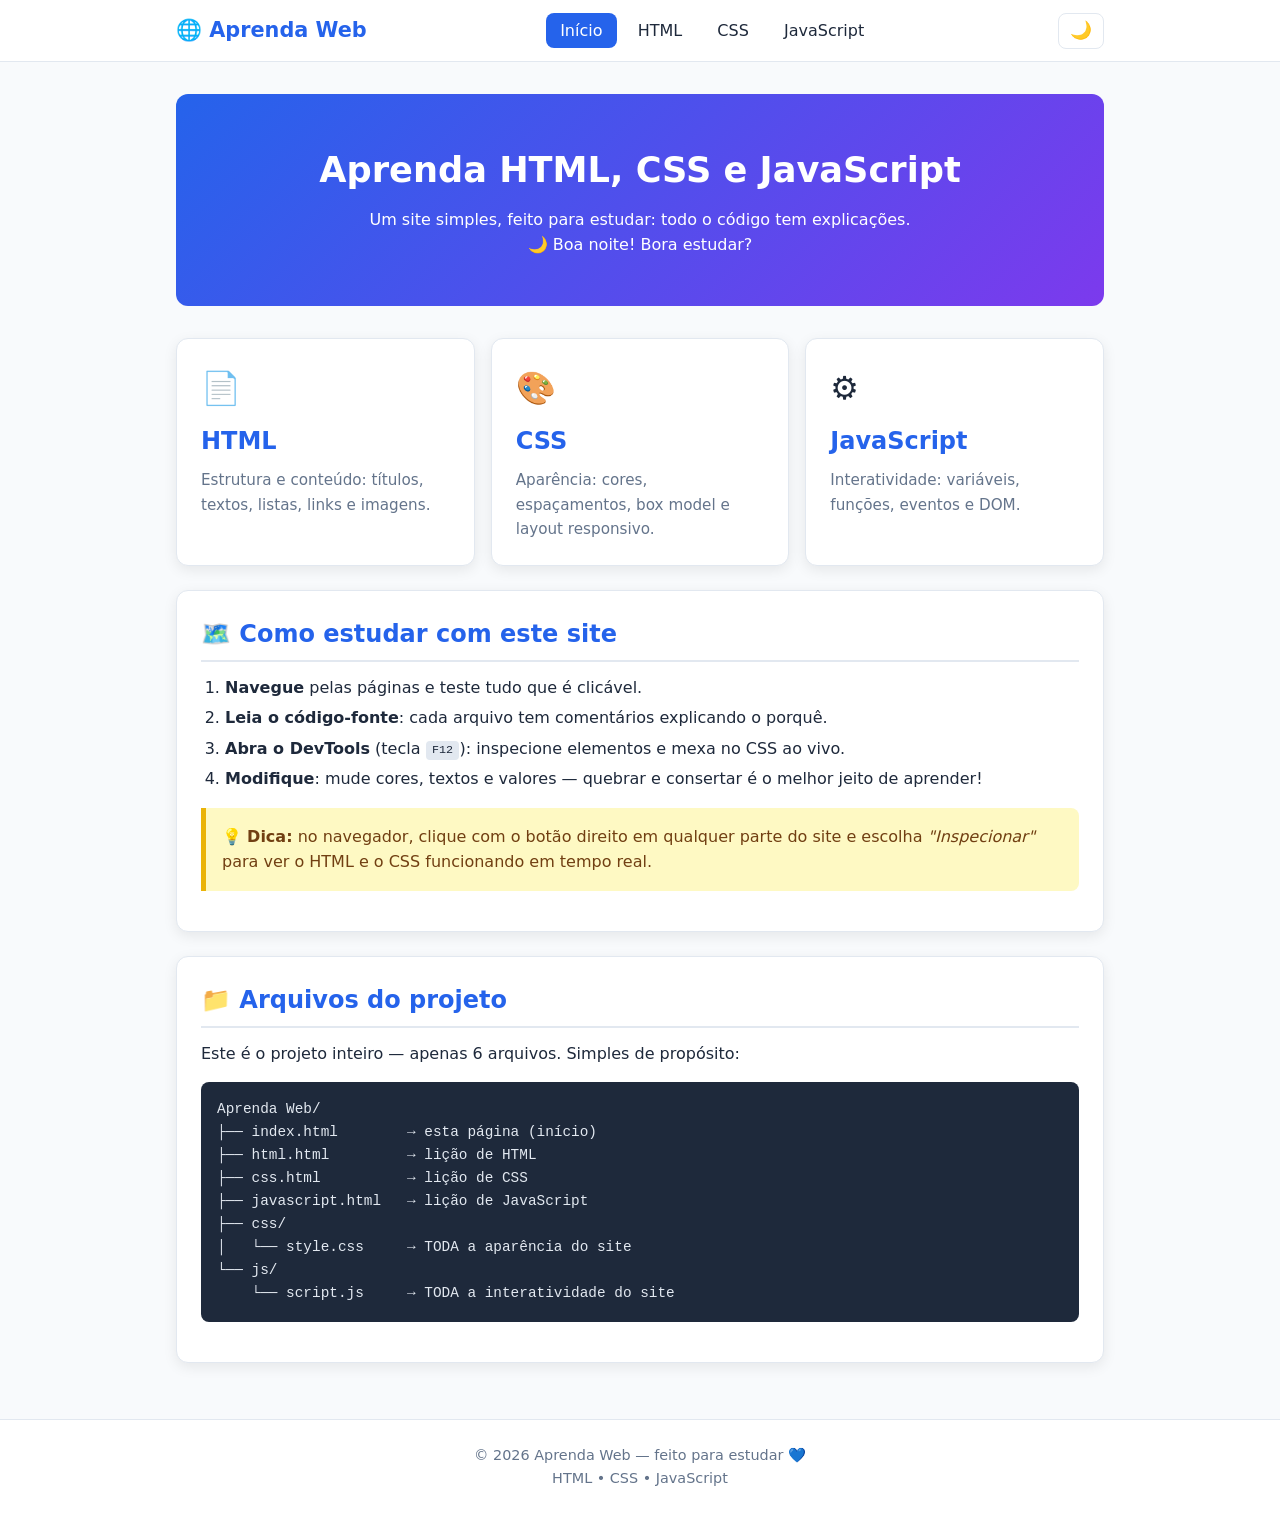
<file: index.html>
<!DOCTYPE html>
<!-- ==========================================================================
  ARQUIVO: index.html (PÁGINA INICIAL)
  ----------------------------------------------------------------------------
  <!DOCTYPE html> = avisa ao navegador: "este documento é HTML5".
  Sem ele, o navegador entra em "modo estranho" e pode exibir coisas errado.

  O QUE É HTML?
  HTML (HyperText Markup Language) é a linguagem que define a ESTRUTURA e o
  CONTEÚDO da página: títulos, textos, links, imagens, botões...

  COMO FUNCIONA UMA TAG?
  <p>Isso é um parágrafo.</p>
   │  │                    │
   │  │                    └─ tag de FECHAMENTO (tem a barra /)
   │  └─ CONTEÚDO (o que aparece na tela)
   └─ tag de ABERTURA (+ atributos, ex: <a href="...">)

  DICA DE ESTUDO: neste projeto, TODAS as linhas importantes têm comentários
  (como este) explicando o PORQUÊ. Leia o código-fonte com calma!
============================================================================ -->

<!-- lang="pt-BR" informa que o conteúdo está em português do Brasil.
     Ajuda leitores de tela, tradutores e o Google. -->
<html lang="pt-BR">

<head>
  <!-- <head> = CABEÇA do documento: informações SOBRE a página (não visíveis).
       <body> (mais abaixo) = CORPO: o que realmente APARECE na tela. -->

  <!-- charset UTF-8 = tabela de caracteres com acentos (ã, ç, é...).
       Sem isso, "informação" poderia aparecer como "informaÃ§Ã£o". -->
  <meta charset="UTF-8">

  <!-- viewport = ESSENCIAL para celular: faz a página usar a largura real
       do aparelho e começar com zoom 1. Sem isso, o site fica "minúsculo". -->
  <meta name="viewport" content="width=device-width, initial-scale=1.0">

  <!-- <title> = texto que aparece na ABA do navegador. -->
  <title>Aprenda Web — HTML, CSS e JavaScript</title>

  <!-- <link> CONECTA o arquivo CSS a esta página.
       rel="stylesheet" = "isto é uma folha de estilos".
       href="..." = CAMINHO do arquivo (pasta css, arquivo style.css). -->
  <link rel="stylesheet" href="css/style.css">
</head>

<body>
  <!-- ======================= CABEÇALHO / MENU ======================= -->
  <!-- <header> = tag SEMÂNTICA (diz o SIGNIFICADO: "isto é o cabeçalho").
       Semântica ajuda: acessibilidade, Google e organização do código. -->
  <header>
    <!-- <nav> = "isto é uma navegação" (menu de links). -->
    <nav class="navegacao">
      <!-- Logo: link que volta para a página inicial. -->
      <a class="logo" href="index.html">🌐 Aprenda Web</a>

      <!-- Botão hambúrguer ☰: visível SÓ no celular (o CSS controla).
           aria-label descreve o botão para leitores de tela (acessibilidade).
           id="botao-menu": o JS usa este id para encontrar o botão. -->
      <button class="botao-menu" id="botao-menu" aria-label="Abrir menu">☰</button>

      <!-- <ul> = lista NÃO ordenada (com bolinhas). Cada <li> é um item.
           O menu é uma lista de links — padrão da web. -->
      <ul class="menu" id="menu">
        <!-- class="ativo" marca a página atual (o CSS destaca ela). -->
        <li><a href="index.html" class="ativo">Início</a></li>
        <li><a href="html.html">HTML</a></li>
        <li><a href="css.html">CSS</a></li>
        <li><a href="javascript.html">JavaScript</a></li>
      </ul>

      <!-- Botão de tema claro/escuro. O JS troca o data-theme do <html>. -->
      <button class="botao-tema" id="botao-tema" aria-label="Alternar tema">🌙</button>
    </nav>
  </header>

  <!-- ======================= CONTEÚDO PRINCIPAL ======================= -->
  <!-- <main> = tag semântica: "aqui vai o conteúdo PRINCIPAL da página".
       Deve existir UM <main> por página. -->
  <main>
    <!-- Seção de boas-vindas (hero). <section> agrupa conteúdo por tema. -->
    <section class="hero">
      <!-- <h1> = título MAIS importante. Deve haver UM por página. -->
      <h1>Aprenda HTML, CSS e JavaScript</h1>
      <!-- <p> = parágrafo de texto. -->
      <p>Um site simples, feito para estudar: todo o código tem explicações.</p>
      <!-- Este <p> começa vazio: o JAVASCRIPT preenche com "Bom dia/tarde/noite"
           conforme a hora. Abra js/script.js e procure por "saudacao". -->
      <p id="saudacao"></p>
    </section>

    <!-- Cartões que levam para cada lição. Cada cartão é um <a> (link)
         estilizado como caixa clicável pelo CSS (.cartao). -->
    <section class="grade">
      <a class="cartao" href="html.html">
        <span class="icone">📄</span>
        <h2>HTML</h2>
        <p>Estrutura e conteúdo: títulos, textos, listas, links e imagens.</p>
      </a>

      <a class="cartao" href="css.html">
        <span class="icone">🎨</span>
        <h2>CSS</h2>
        <p>Aparência: cores, espaçamentos, box model e layout responsivo.</p>
      </a>

      <a class="cartao" href="javascript.html">
        <span class="icone">⚙️</span>
        <h2>JavaScript</h2>
        <p>Interatividade: variáveis, funções, eventos e DOM.</p>
      </a>
    </section>

    <!-- Caixa de conteúdo: roteiro de estudos. -->
    <section class="caixa">
      <h2>🗺️ Como estudar com este site</h2>
      <!-- <ol> = lista ORDENADA (numerada): a ordem dos passos importa. -->
      <ol>
        <li><strong>Navegue</strong> pelas páginas e teste tudo que é clicável.</li>
        <li><strong>Leia o código-fonte</strong>: cada arquivo tem comentários explicando o porquê.</li>
        <li><strong>Abra o DevTools</strong> (tecla <code>F12</code>): inspecione elementos e mexa no CSS ao vivo.</li>
        <li><strong>Modifique</strong>: mude cores, textos e valores — quebrar e consertar é o melhor jeito de aprender!</li>
      </ol>

      <!-- Caixa de dica: .dica tem estilo próprio no CSS (fundo amarelo). -->
      <div class="dica">
        💡 <strong>Dica:</strong> no navegador, clique com o botão direito em qualquer
        parte do site e escolha <em>"Inspecionar"</em> para ver o HTML e o CSS
        funcionando em tempo real.
      </div>
    </section>

    <!-- Organização dos arquivos do projeto, com <pre> preservando o desenho. -->
    <section class="caixa">
      <h2>📁 Arquivos do projeto</h2>
      <p>Este é o projeto inteiro — apenas 6 arquivos. Simples de propósito:</p>
      <!-- <pre> = texto PRÉ-formatado: mantém espaços e quebras de linha. -->
      <pre>Aprenda Web/
├── index.html        → esta página (início)
├── html.html         → lição de HTML
├── css.html          → lição de CSS
├── javascript.html   → lição de JavaScript
├── css/
│   └── style.css     → TODA a aparência do site
└── js/
    └── script.js     → TODA a interatividade do site</pre>
    </section>
  </main>

  <!-- ======================= RODAPÉ ======================= -->
  <!-- <footer> = tag semântica: "isto é o rodapé". -->
  <footer>
    <!-- <span id="ano"> começa vazio: o JS preenche com o ano atual. -->
    <p>© <span id="ano"></span> Aprenda Web — feito para estudar 💙</p>
    <p>HTML • CSS • JavaScript</p>
  </footer>

  <!-- Botão flutuante ↑: escondido no início (CSS), o JS mostra ao rolar. -->
  <button id="voltar-topo" aria-label="Voltar ao topo">↑</button>

  <!-- <script> CONECTA o arquivo JavaScript a esta página.
       src="..." = caminho do arquivo. Fica no FINAL do <body> para que
       todo o HTML acima já exista quando o JS for executado. -->
  <script src="js/script.js"></script>
</body>

</html>
</file>
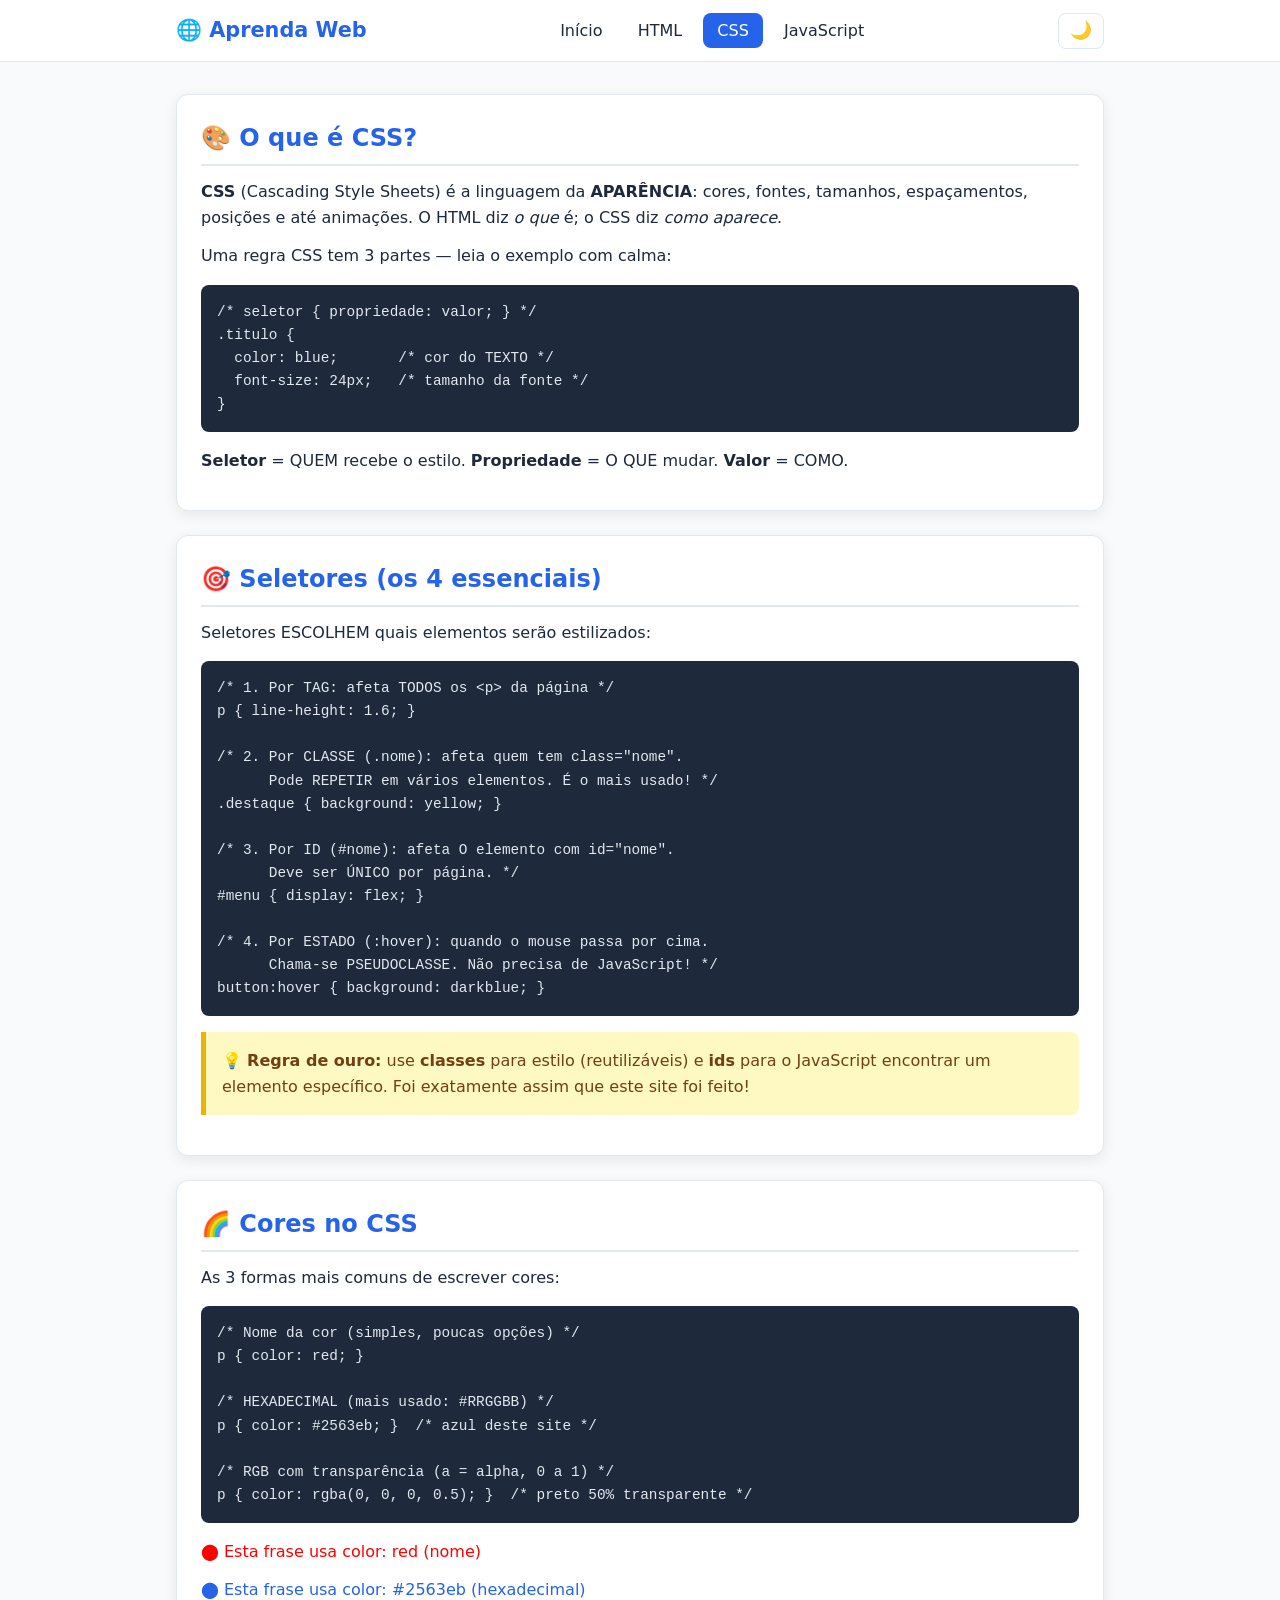
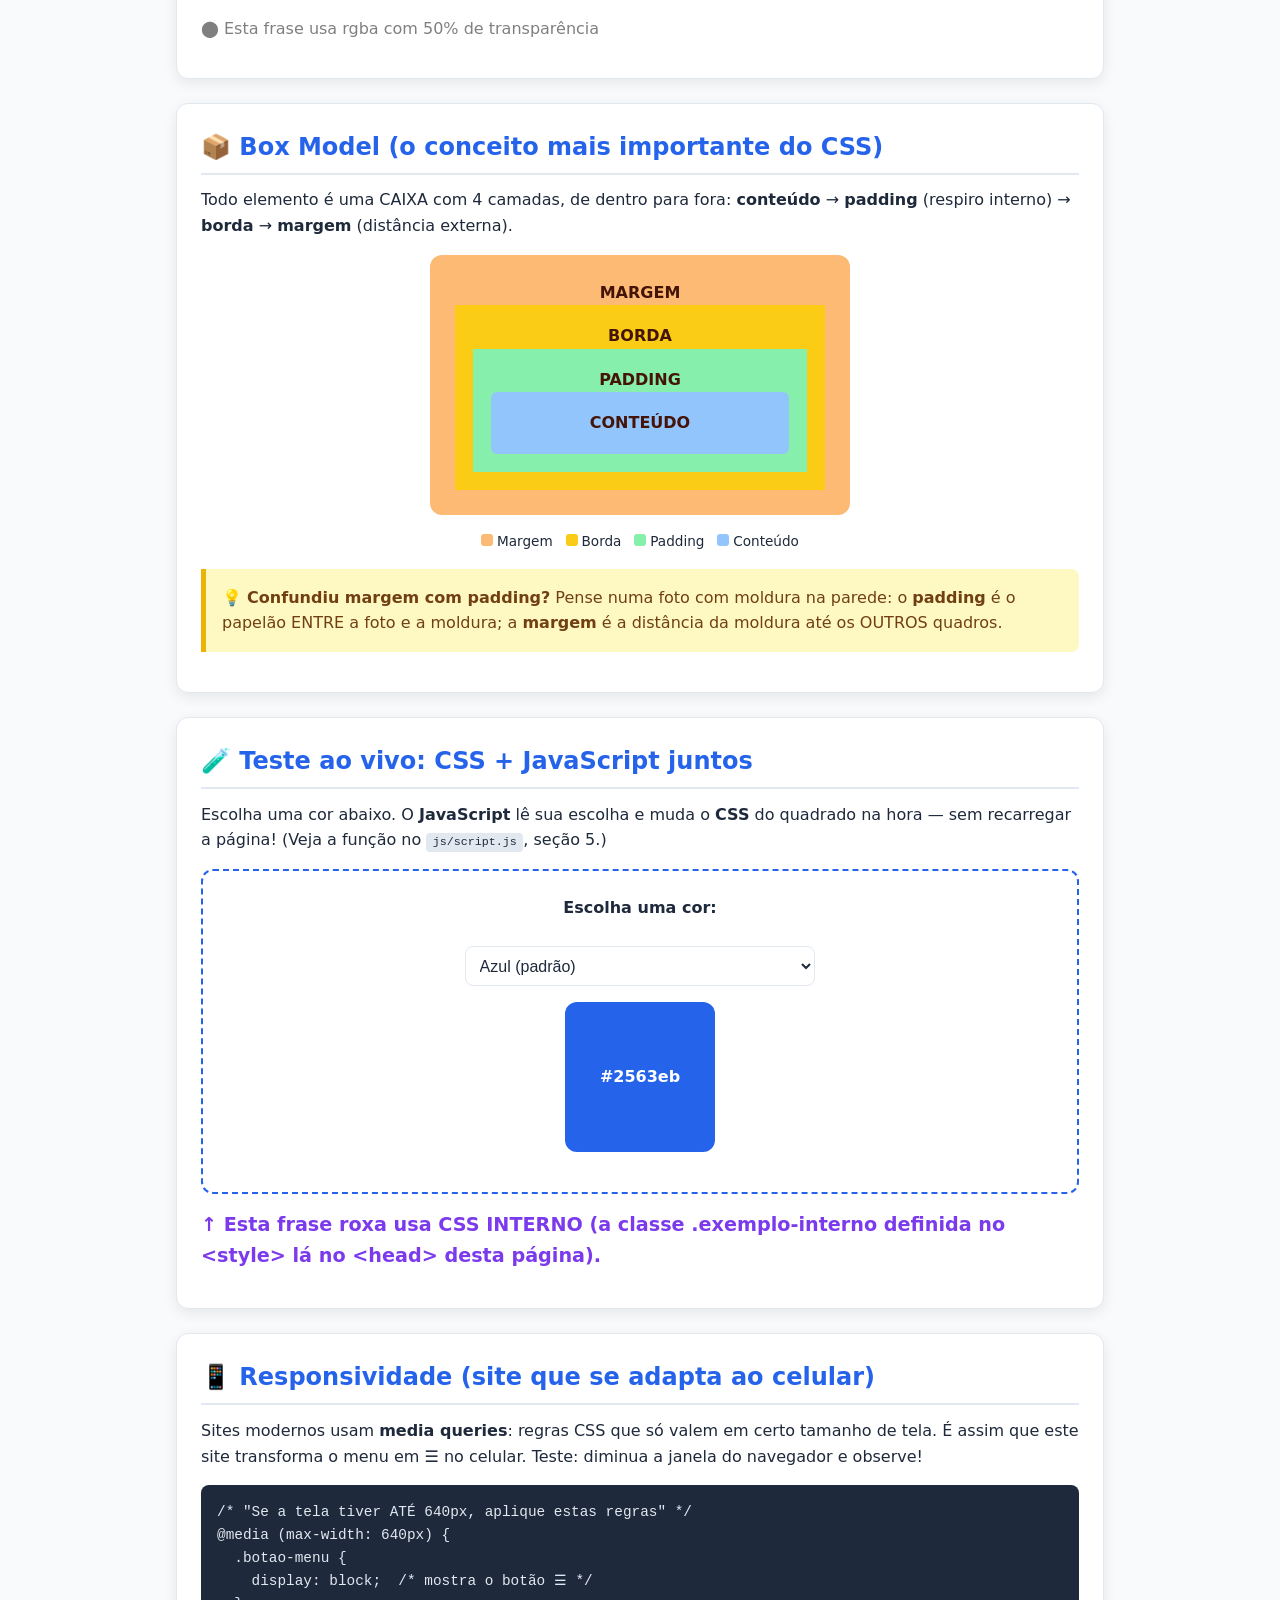
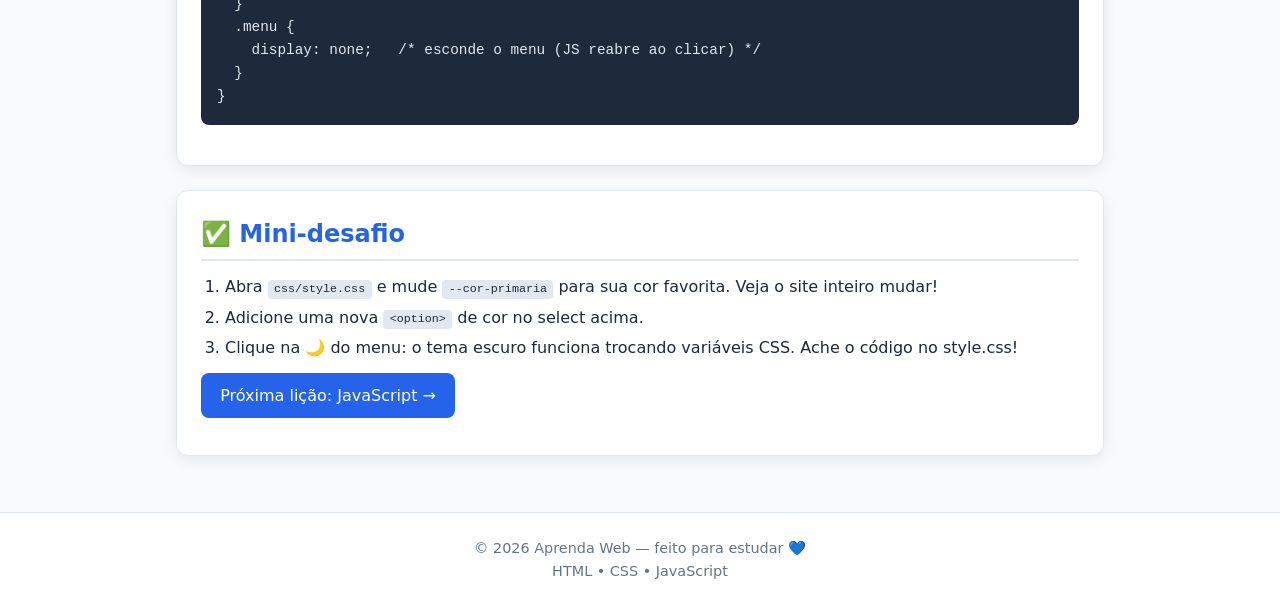
<file: css.html>
<!DOCTYPE html>
<!-- ==========================================================================
  ARQUIVO: css.html (LIÇÃO DE CSS)
  ----------------------------------------------------------------------------
  Esta página ENSINA CSS: o que é, as 3 formas de aplicar, seletores,
  cores, box model e um exemplo interativo (JS + CSS juntos) onde você
  troca a cor de um quadrado. O estilo DESTA página vem de css/style.css —
  abra os dois lado a lado para estudar.
============================================================================ -->
<html lang="pt-BR">

<head>
  <meta charset="UTF-8">
  <meta name="viewport" content="width=device-width, initial-scale=1.0">
  <title>CSS — Aprenda Web</title>
  <link rel="stylesheet" href="css/style.css">

  <!-- ================================================================
    EXEMPLO DE CSS INTERNO (<style> no <head>).
    As 3 FORMAS de aplicar CSS (da MELHOR para a PIOR):
    1. EXTERNO (arquivo .css separado) ← o que este site usa. Reutilizável!
    2. INTERNO (tag <style> aqui no head) ← vale só para ESTA página.
    3. INLINE (atributo style="..." na tag) ← vale só para AQUELE elemento.
    Regra: prefira sempre o EXTERNO. Os outros são para casos especiais.
  ================================================================== -->
  <style>
    /* Esta classe existe SÓ nesta página, por isso ficou no CSS interno.
       Ela estiliza o exemplo de "texto estilizado" mais abaixo. */
    .exemplo-interno {
      color: #7c3aed;          /* roxo */
      font-weight: bold;       /* negrito */
      font-size: 1.2rem;       /* 1.2x o tamanho padrão (rem = relativo) */
    }
  </style>
</head>

<body>
  <header>
    <nav class="navegacao">
      <a class="logo" href="index.html">🌐 Aprenda Web</a>
      <button class="botao-menu" id="botao-menu" aria-label="Abrir menu">☰</button>
      <ul class="menu" id="menu">
        <li><a href="index.html">Início</a></li>
        <li><a href="html.html">HTML</a></li>
        <li><a href="css.html" class="ativo">CSS</a></li>
        <li><a href="javascript.html">JavaScript</a></li>
      </ul>
      <button class="botao-tema" id="botao-tema" aria-label="Alternar tema">🌙</button>
    </nav>
  </header>

  <main>
    <section class="caixa">
      <h2>🎨 O que é CSS?</h2>
      <p>
        <strong>CSS</strong> (Cascading Style Sheets) é a linguagem da
        <strong>APARÊNCIA</strong>: cores, fontes, tamanhos, espaçamentos,
        posições e até animações. O HTML diz <em>o que</em> é; o CSS diz
        <em>como aparece</em>.
      </p>
      <p>Uma regra CSS tem 3 partes — leia o exemplo com calma:</p>
      <pre>/* seletor { propriedade: valor; } */
.titulo {
  color: blue;       /* cor do TEXTO */
  font-size: 24px;   /* tamanho da fonte */
}</pre>
      <p>
        <strong>Seletor</strong> = QUEM recebe o estilo.
        <strong>Propriedade</strong> = O QUE mudar. <strong>Valor</strong> = COMO.
      </p>
    </section>

    <section class="caixa">
      <h2>🎯 Seletores (os 4 essenciais)</h2>
      <p>Seletores ESCOLHEM quais elementos serão estilizados:</p>
      <pre>/* 1. Por TAG: afeta TODOS os &lt;p&gt; da página */
p { line-height: 1.6; }

/* 2. Por CLASSE (.nome): afeta quem tem class="nome".
      Pode REPETIR em vários elementos. É o mais usado! */
.destaque { background: yellow; }

/* 3. Por ID (#nome): afeta O elemento com id="nome".
      Deve ser ÚNICO por página. */
#menu { display: flex; }

/* 4. Por ESTADO (:hover): quando o mouse passa por cima.
      Chama-se PSEUDOCLASSE. Não precisa de JavaScript! */
button:hover { background: darkblue; }</pre>
      <div class="dica">
        💡 <strong>Regra de ouro:</strong> use <strong>classes</strong> para estilo
        (reutilizáveis) e <strong>ids</strong> para o JavaScript encontrar um
        elemento específico. Foi exatamente assim que este site foi feito!
      </div>
    </section>

    <section class="caixa">
      <h2>🌈 Cores no CSS</h2>
      <p>As 3 formas mais comuns de escrever cores:</p>
      <pre>/* Nome da cor (simples, poucas opções) */
p { color: red; }

/* HEXADECIMAL (mais usado: #RRGGBB) */
p { color: #2563eb; }  /* azul deste site */

/* RGB com transparência (a = alpha, 0 a 1) */
p { color: rgba(0, 0, 0, 0.5); }  /* preto 50% transparente */</pre>
      <!-- Amostras AO VIVO das 3 formas de cor -->
      <p style="color: red;">⬤ Esta frase usa color: red (nome)</p>
      <p style="color: #2563eb;">⬤ Esta frase usa color: #2563eb (hexadecimal)</p>
      <p style="color: rgba(0, 0, 0, 0.5);">⬤ Esta frase usa rgba com 50% de transparência</p>
      <!-- ^^ EXEMPLOS DE CSS INLINE (style="..."): usados aqui de propósito
           para demonstrar. Em site real, prefira o arquivo externo! -->
    </section>

    <section class="caixa">
      <h2>📦 Box Model (o conceito mais importante do CSS)</h2>
      <p>
        Todo elemento é uma CAIXA com 4 camadas, de dentro para fora:
        <strong>conteúdo</strong> → <strong>padding</strong> (respiro interno) →
        <strong>borda</strong> → <strong>margem</strong> (distância externa).
      </p>
      <!-- Demonstração VISUAL: cada div é uma camada com cor diferente.
           As classes .box-model-* estão definidas no css/style.css -->
      <div class="box-model-demo">
        MARGEM
        <div class="box-model-borda">
          BORDA
          <div class="box-model-padding">
            PADDING
            <div class="box-model-conteudo">CONTEÚDO</div>
          </div>
        </div>
      </div>
      <div class="legenda">
        <span class="cor-margem">Margem</span>
        <span class="cor-borda">Borda</span>
        <span class="cor-padding">Padding</span>
        <span class="cor-conteudo">Conteúdo</span>
      </div>
      <div class="dica">
        💡 <strong>Confundiu margem com padding?</strong> Pense numa foto com moldura
        na parede: o <strong>padding</strong> é o papelão ENTRE a foto e a moldura;
        a <strong>margem</strong> é a distância da moldura até os OUTROS quadros.
      </div>
    </section>

    <section class="caixa">
      <h2>🧪 Teste ao vivo: CSS + JavaScript juntos</h2>
      <p>
        Escolha uma cor abaixo. O <strong>JavaScript</strong> lê sua escolha e muda
        o <strong>CSS</strong> do quadrado na hora — sem recarregar a página!
        (Veja a função no <code>js/script.js</code>, seção 5.)
      </p>
      <!-- .demo = área de playground (borda tracejada). -->
      <div class="demo">
        <!-- <label> descreve o campo (acessibilidade: clique no texto foca o campo).
             for="seletor-cor" LIGA o label ao select com id="seletor-cor". -->
        <label for="seletor-cor"><strong>Escolha uma cor:</strong></label>
        <br><br>
        <!-- <select> = menu suspenso. Cada <option> é uma escolha.
             value="..." = valor que o JS vai ler (o código da cor). -->
        <select id="seletor-cor">
          <option value="#2563eb">Azul (padrão)</option>
          <option value="#dc2626">Vermelho</option>
          <option value="#16a34a">Verde</option>
          <option value="#eab308">Amarelo</option>
          <option value="#7c3aed">Roxo</option>
        </select>
        <!-- O quadrado que muda de cor. Começa mostrando o azul padrão. -->
        <div id="quadrado-cor">#2563eb</div>
      </div>
      <p class="exemplo-interno">
        ↑ Esta frase roxa usa CSS INTERNO (a classe .exemplo-interno definida no
        &lt;style&gt; lá no &lt;head&gt; desta página).
      </p>
    </section>

    <section class="caixa">
      <h2>📱 Responsividade (site que se adapta ao celular)</h2>
      <p>
        Sites modernos usam <strong>media queries</strong>: regras CSS que só valem
        em certo tamanho de tela. É assim que este site transforma o menu em ☰
        no celular. Teste: diminua a janela do navegador e observe!
      </p>
      <pre>/* "Se a tela tiver ATÉ 640px, aplique estas regras" */
@media (max-width: 640px) {
  .botao-menu {
    display: block;  /* mostra o botão ☰ */
  }
  .menu {
    display: none;   /* esconde o menu (JS reabre ao clicar) */
  }
}</pre>
    </section>

    <section class="caixa">
      <h2>✅ Mini-desafio</h2>
      <ol>
        <li>Abra <code>css/style.css</code> e mude <code>--cor-primaria</code> para sua cor favorita. Veja o site inteiro mudar!</li>
        <li>Adicione uma nova <code>&lt;option&gt;</code> de cor no select acima.</li>
        <li>Clique na 🌙 do menu: o tema escuro funciona trocando variáveis CSS. Ache o código no style.css!</li>
      </ol>
      <p><a class="botao" href="javascript.html">Próxima lição: JavaScript →</a></p>
    </section>
  </main>

  <footer>
    <p>© <span id="ano"></span> Aprenda Web — feito para estudar 💙</p>
    <p>HTML • CSS • JavaScript</p>
  </footer>

  <button id="voltar-topo" aria-label="Voltar ao topo">↑</button>
  <script src="js/script.js"></script>
</body>

</html>
</file>
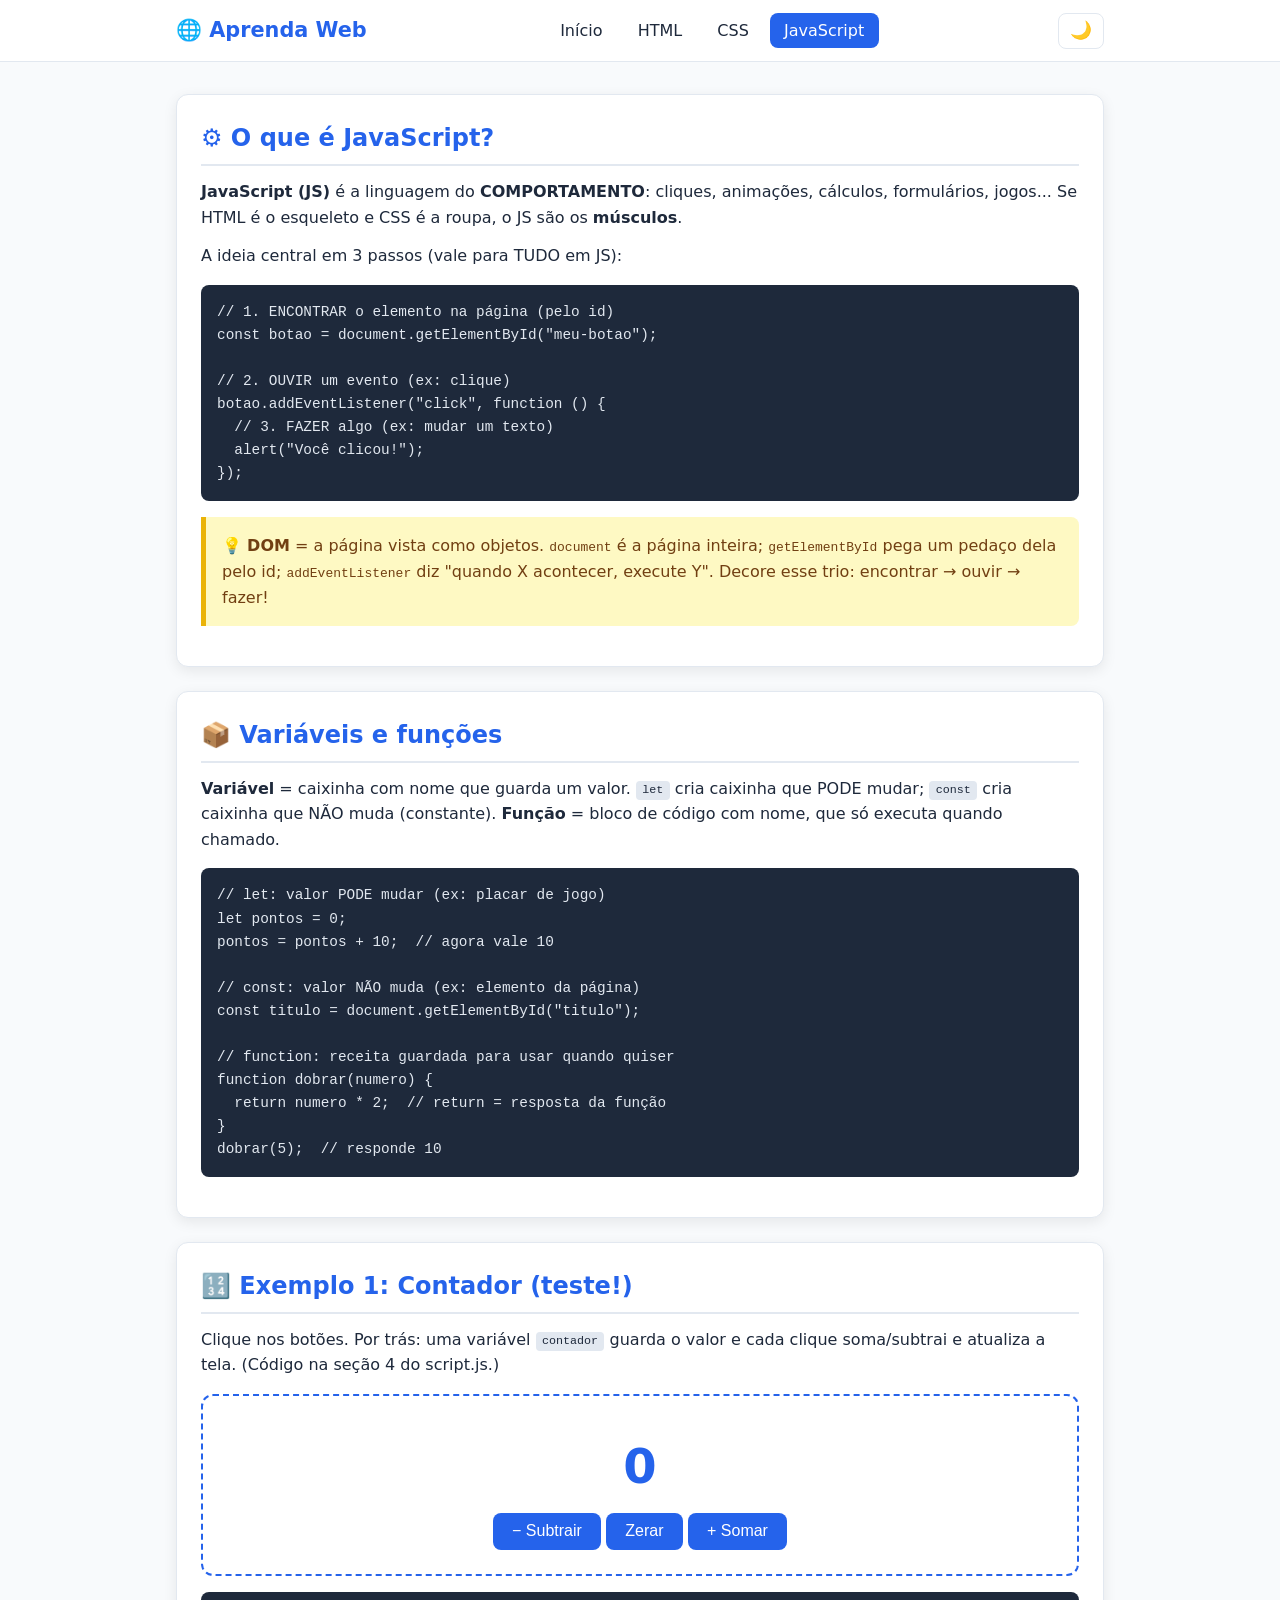
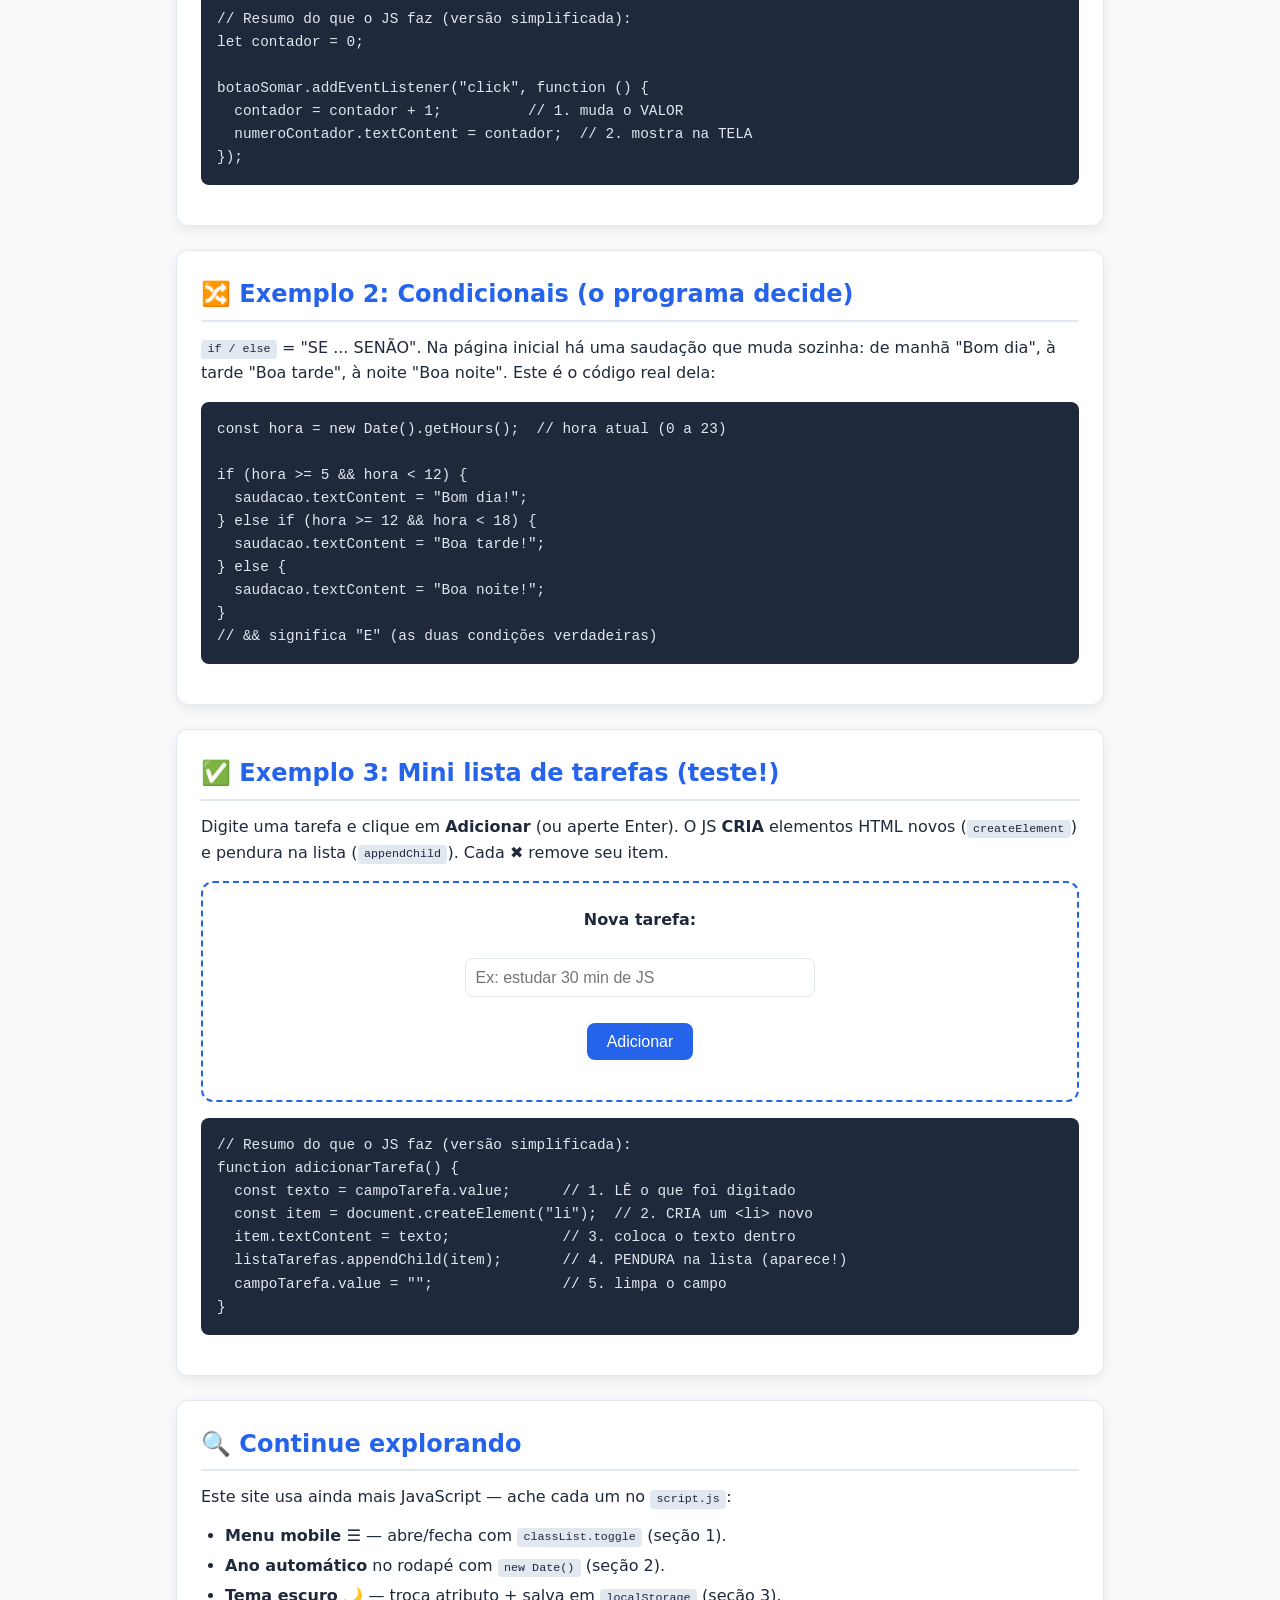
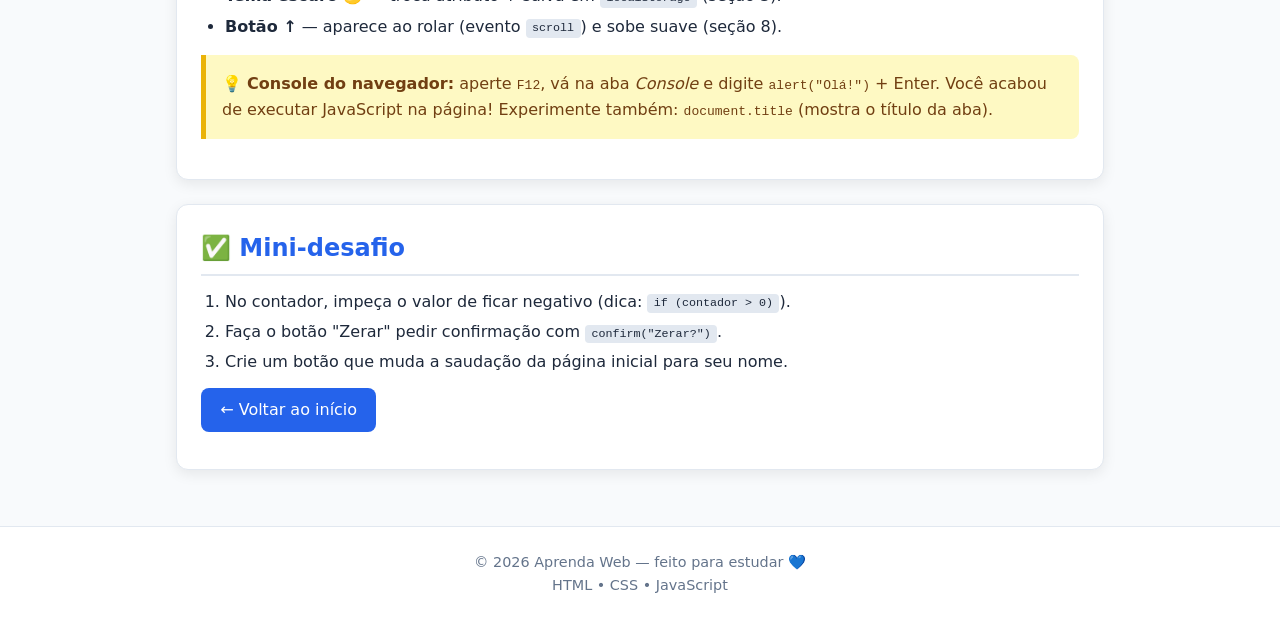
<file: javascript.html>
<!DOCTYPE html>
<!-- ==========================================================================
  ARQUIVO: javascript.html (LIÇÃO DE JAVASCRIPT)
  ----------------------------------------------------------------------------
  Esta página ENSINA JavaScript com exemplos INTERATIVOS de verdade: contador,
  mensagem que muda, lista de tarefas. Tudo funcionando — e todo o código está
  comentado em js/script.js. Dica: abra o DevTools (F12) → aba "Console" para
  ver mensagens e testar comandos JS ao vivo na página!
============================================================================ -->
<html lang="pt-BR">

<head>
  <meta charset="UTF-8">
  <meta name="viewport" content="width=device-width, initial-scale=1.0">
  <title>JavaScript — Aprenda Web</title>
  <link rel="stylesheet" href="css/style.css">
</head>

<body>
  <header>
    <nav class="navegacao">
      <a class="logo" href="index.html">🌐 Aprenda Web</a>
      <button class="botao-menu" id="botao-menu" aria-label="Abrir menu">☰</button>
      <ul class="menu" id="menu">
        <li><a href="index.html">Início</a></li>
        <li><a href="html.html">HTML</a></li>
        <li><a href="css.html">CSS</a></li>
        <li><a href="javascript.html" class="ativo">JavaScript</a></li>
      </ul>
      <button class="botao-tema" id="botao-tema" aria-label="Alternar tema">🌙</button>
    </nav>
  </header>

  <main>
    <section class="caixa">
      <h2>⚙️ O que é JavaScript?</h2>
      <p>
        <strong>JavaScript (JS)</strong> é a linguagem do <strong>COMPORTAMENTO</strong>:
        cliques, animações, cálculos, formulários, jogos... Se HTML é o esqueleto e
        CSS é a roupa, o JS são os <strong>músculos</strong>.
      </p>
      <p>A ideia central em 3 passos (vale para TUDO em JS):</p>
      <pre>// 1. ENCONTRAR o elemento na página (pelo id)
const botao = document.getElementById("meu-botao");

// 2. OUVIR um evento (ex: clique)
botao.addEventListener("click", function () {
  // 3. FAZER algo (ex: mudar um texto)
  alert("Você clicou!");
});</pre>
      <div class="dica">
        💡 <strong>DOM</strong> = a página vista como objetos. <code>document</code> é a
        página inteira; <code>getElementById</code> pega um pedaço dela pelo id;
        <code>addEventListener</code> diz "quando X acontecer, execute Y".
        Decore esse trio: encontrar → ouvir → fazer!
      </div>
    </section>

    <section class="caixa">
      <h2>📦 Variáveis e funções</h2>
      <p>
        <strong>Variável</strong> = caixinha com nome que guarda um valor.
        <code>let</code> cria caixinha que PODE mudar; <code>const</code> cria
        caixinha que NÃO muda (constante). <strong>Função</strong> = bloco de código
        com nome, que só executa quando chamado.
      </p>
      <pre>// let: valor PODE mudar (ex: placar de jogo)
let pontos = 0;
pontos = pontos + 10;  // agora vale 10

// const: valor NÃO muda (ex: elemento da página)
const titulo = document.getElementById("titulo");

// function: receita guardada para usar quando quiser
function dobrar(numero) {
  return numero * 2;  // return = resposta da função
}
dobrar(5);  // responde 10</pre>
    </section>

    <section class="caixa">
      <h2>🔢 Exemplo 1: Contador (teste!)</h2>
      <p>
        Clique nos botões. Por trás: uma variável <code>contador</code> guarda o valor
        e cada clique soma/subtrai e atualiza a tela. (Código na seção 4 do script.js.)
      </p>
      <div class="demo">
        <!-- O número exibido. O JS troca o textContent deste span. -->
        <span id="numero-contador">0</span>
        <div>
          <button id="botao-subtrair" type="button">− Subtrair</button>
          <button id="botao-zerar" type="button">Zerar</button>
          <button id="botao-somar" type="button">+ Somar</button>
        </div>
      </div>
      <pre>// Resumo do que o JS faz (versão simplificada):
let contador = 0;

botaoSomar.addEventListener("click", function () {
  contador = contador + 1;          // 1. muda o VALOR
  numeroContador.textContent = contador;  // 2. mostra na TELA
});</pre>
    </section>

    <section class="caixa">
      <h2>🔀 Exemplo 2: Condicionais (o programa decide)</h2>
      <p>
        <code>if / else</code> = "SE ... SENÃO". Na página inicial há uma saudação que
        muda sozinha: de manhã "Bom dia", à tarde "Boa tarde", à noite "Boa noite".
        Este é o código real dela:
      </p>
      <pre>const hora = new Date().getHours();  // hora atual (0 a 23)

if (hora &gt;= 5 &amp;&amp; hora &lt; 12) {
  saudacao.textContent = "Bom dia!";
} else if (hora &gt;= 12 &amp;&amp; hora &lt; 18) {
  saudacao.textContent = "Boa tarde!";
} else {
  saudacao.textContent = "Boa noite!";
}
// &amp;&amp; significa "E" (as duas condições verdadeiras)</pre>
      <!-- ^^ ATENÇÃO: dentro do <pre> escrevemos &gt; &lt; &amp; para mostrar
           os símbolos >, < e & sem quebrar o HTML (entidades HTML!). -->
    </section>

    <section class="caixa">
      <h2>✅ Exemplo 3: Mini lista de tarefas (teste!)</h2>
      <p>
        Digite uma tarefa e clique em <strong>Adicionar</strong> (ou aperte Enter).
        O JS <strong>CRIA</strong> elementos HTML novos (<code>createElement</code>) e
        pendura na lista (<code>appendChild</code>). Cada ✖ remove seu item.
      </p>
      <div class="demo">
        <!-- Campo de texto + botão. O label ajuda acessibilidade. -->
        <label for="campo-tarefa"><strong>Nova tarefa:</strong></label><br><br>
        <input type="text" id="campo-tarefa" placeholder="Ex: estudar 30 min de JS">
        <br><br>
        <button id="botao-adicionar" type="button">Adicionar</button>
        <!-- A lista começa VAZIA: o JS adiciona <li> aqui via appendChild -->
        <ul id="lista-tarefas"></ul>
      </div>
      <pre>// Resumo do que o JS faz (versão simplificada):
function adicionarTarefa() {
  const texto = campoTarefa.value;      // 1. LÊ o que foi digitado
  const item = document.createElement("li");  // 2. CRIA um &lt;li&gt; novo
  item.textContent = texto;             // 3. coloca o texto dentro
  listaTarefas.appendChild(item);       // 4. PENDURA na lista (aparece!)
  campoTarefa.value = "";               // 5. limpa o campo
}</pre>
    </section>

    <section class="caixa">
      <h2>🔍 Continue explorando</h2>
      <p>Este site usa ainda mais JavaScript — ache cada um no <code>script.js</code>:</p>
      <ul>
        <li><strong>Menu mobile ☰</strong> — abre/fecha com <code>classList.toggle</code> (seção 1).</li>
        <li><strong>Ano automático</strong> no rodapé com <code>new Date()</code> (seção 2).</li>
        <li><strong>Tema escuro 🌙</strong> — troca atributo + salva em <code>localStorage</code> (seção 3).</li>
        <li><strong>Botão ↑</strong> — aparece ao rolar (evento <code>scroll</code>) e sobe suave (seção 8).</li>
      </ul>
      <div class="dica">
        💡 <strong>Console do navegador:</strong> aperte <code>F12</code>, vá na aba
        <em>Console</em> e digite <code>alert("Olá!")</code> + Enter. Você acabou de
        executar JavaScript na página! Experimente também:
        <code>document.title</code> (mostra o título da aba).
      </div>
    </section>

    <section class="caixa">
      <h2>✅ Mini-desafio</h2>
      <ol>
        <li>No contador, impeça o valor de ficar negativo (dica: <code>if (contador &gt; 0)</code>).</li>
        <li>Faça o botão "Zerar" pedir confirmação com <code>confirm("Zerar?")</code>.</li>
        <li>Crie um botão que muda a saudação da página inicial para seu nome.</li>
      </ol>
      <p><a class="botao" href="index.html">← Voltar ao início</a></p>
    </section>
  </main>

  <footer>
    <p>© <span id="ano"></span> Aprenda Web — feito para estudar 💙</p>
    <p>HTML • CSS • JavaScript</p>
  </footer>

  <button id="voltar-topo" aria-label="Voltar ao topo">↑</button>
  <script src="js/script.js"></script>
</body>

</html>
</file>
<file: css/style.css>
/* ============================================================================
   ARQUIVO: css/style.css
   ----------------------------------------------------------------------------
   O QUE É ESTE ARQUIVO?
   É a folha de estilos (CSS) do site. O CSS serve para dizer COMO as coisas
   devem APARECER: cores, tamanhos, espaçamentos, posição na tela etc.

   COMO ELE SE CONECTA COM O HTML?
   Cada página HTML tem, dentro do <head>, esta linha:
       <link rel="stylesheet" href="css/style.css">
   Ela diz ao navegador: "baixe esse arquivo e use as regras dele nesta página".

   POR QUE UM ARQUIVO SEPARADO (e não estilo dentro do HTML)?
   1. Reutilização: as 4 páginas usam o MESMO arquivo. Mudou aqui, mudou em tudo.
   2. Organização: HTML cuida do CONTEÚDO, CSS cuida da APARÊNCIA.
   3. Performance: o navegador baixa o CSS uma vez e reaproveita nas páginas.

   COMO LER UMA REGRA CSS?
   Exemplo:
       p { color: blue; }
       │   └────┬─────┘
       │     declaração (propriedade: valor;)
       └ seletor (QUEM recebe o estilo)
   ========================================================================== */

/* ----------------------------------------------------------------------------
   1. VARIÁVEIS CSS (:root)
   ----------------------------------------------------------------------------
   :root representa o elemento <html>, ou seja, a raiz do documento.
   Variáveis guardam valores reutilizáveis. Em vez de repetir "#2563eb"
   em 20 lugares, criamos --cor-primaria uma vez e usamos com var(...).

   Vantagem: para trocar a cor do site inteiro, basta mudar AQUI.
---------------------------------------------------------------------------- */
:root {
  --cor-primaria: #2563eb;      /* azul principal (botões, links, destaques) */
  --cor-primaria-escura: #1d4ed8; /* azul mais escuro (efeito hover do botão) */
  --cor-fundo: #f8fafc;         /* cinza bem claro do fundo da página */
  --cor-cartao: #ffffff;        /* branco dos cartões/caixas de conteúdo */
  --cor-texto: #1e293b;         /* cinza-azulado escuro (texto: bom contraste) */
  --cor-texto-suave: #64748b;   /* cinza médio (textos secundários) */
  --cor-borda: #e2e8f0;         /* cinza claro das bordas */
  --cor-codigo-fundo: #1e293b;  /* fundo escuro dos blocos de código */
  --cor-codigo-texto: #e2e8f0;  /* texto claro dentro do bloco de código */
  --raio: 12px;                 /* arredondamento padrão das bordas */
  --sombra: 0 4px 14px rgba(0, 0, 0, 0.08); /* sombra suave dos cartões */
}

/* ----------------------------------------------------------------------------
   2. TEMA ESCURO (modo dark)
   ----------------------------------------------------------------------------
   Quando o JavaScript adiciona data-theme="dark" na tag <html>, estas regras
   SOBRESCREVEM as variáveis acima. Como o site inteiro usa var(...), o tema
   inteiro muda de uma vez. Isso se chama "troca de tema com variáveis".
---------------------------------------------------------------------------- */
html[data-theme="dark"] {
  --cor-fundo: #0f172a;         /* fundo vira azul-marinho bem escuro */
  --cor-cartao: #1e293b;        /* cartões viram cinza-azulado escuro */
  --cor-texto: #f1f5f9;         /* texto vira quase branco (contraste) */
  --cor-texto-suave: #94a3b8;   /* cinza claro para textos secundários */
  --cor-borda: #334155;         /* bordas mais escuras */
  --sombra: 0 4px 14px rgba(0, 0, 0, 0.4); /* sombra mais forte no escuro */
}

/* ----------------------------------------------------------------------------
   3. RESET BÁSICO (* = seletor universal)
   ----------------------------------------------------------------------------
   O * seleciona TODOS os elementos. Navegadores aplicam margens/paddings
   padrão diferentes; zerar tudo garante que o site comece igual em todos.
   box-sizing: border-box faz o padding e a borda NÃO aumentarem o tamanho
   total do elemento (largura 200px continua 200px). Facilita muito o layout.
---------------------------------------------------------------------------- */
* {
  margin: 0;
  padding: 0;
  box-sizing: border-box;
}

/* ----------------------------------------------------------------------------
   4. ESTILOS BASE DO CORPO DA PÁGINA
   ----------------------------------------------------------------------------
   body é o seletor do corpo visível da página. Definimos fonte, cores e
   line-height (altura da linha) para o texto ficar confortável de ler.
   font-family lista fontes de reserva: se o sistema não tiver a 1ª, usa a 2ª...
---------------------------------------------------------------------------- */
body {
  font-family: "Segoe UI", system-ui, -apple-system, Arial, sans-serif;
  background-color: var(--cor-fundo); /* usa a variável (muda com o tema!) */
  color: var(--cor-texto);
  line-height: 1.6; /* 1.6 = espaçamento de 160% entre linhas (boa leitura) */

  /* Flexbox em coluna com altura mínima de 100% da tela: truque para o
     rodapé (footer) ficar sempre grudado no fim, mesmo em páginas curtas. */
  display: flex;
  flex-direction: column;
  min-height: 100vh; /* vh = "viewport height": 100vh = 100% da altura da tela */
}

/* O conteúdo principal cresce para ocupar o espaço livre (empurra o footer
   para baixo). flex: 1 significa "cresça o máximo que puder". */
main {
  flex: 1;
  width: 100%;
  max-width: 960px;      /* limita a largura para leitura confortável */
  margin: 0 auto;        /* auto nas laterais = centraliza o bloco */
  padding: 2rem 1rem;    /* respiro interno: 2rem cima/baixo, 1rem lados */
}

/* ----------------------------------------------------------------------------
   5. CABEÇALHO E MENU DE NAVEGAÇÃO
   ----------------------------------------------------------------------------
   header = topo do site. position: sticky faz ele "grudar" no topo quando
   o usuário rola a página (sempre visível). top: 0 diz ONDE ele gruda.
---------------------------------------------------------------------------- */
header {
  background-color: var(--cor-cartao);
  border-bottom: 1px solid var(--cor-borda);
  position: sticky;
  top: 0;
  z-index: 100; /* z-index alto = fica POR CIMA de outros elementos ao rolar */
}

/* .navegacao é uma CLASSE (começa com ponto). Classes podem se repetir em
   vários elementos, diferente do id (que é único por página). */
.navegacao {
  max-width: 960px;
  margin: 0 auto;
  padding: 0.8rem 1rem;
  display: flex;              /* Flexbox: coloca logo e menu lado a lado */
  align-items: center;        /* alinha verticalmente ao centro */
  justify-content: space-between; /* joga logo p/ esquerda e menu p/ direita */
  gap: 1rem;                  /* espaço mínimo entre os itens */
}

/* Logo do site (link estilizado como texto em destaque) */
.logo {
  font-weight: 800;
  font-size: 1.3rem;
  color: var(--cor-primaria);
  text-decoration: none; /* remove o sublinhado padrão dos links */
}

/* Lista de links do menu: sem bolinhas, em linha, com espaçamento */
.menu {
  list-style: none; /* remove as bolinhas da <ul> */
  display: flex;
  gap: 0.4rem;
}

/* Links do menu */
.menu a {
  color: var(--cor-texto);
  text-decoration: none;
  padding: 0.5rem 0.9rem;
  border-radius: 8px; /* cantos arredondados ao passar o mouse */
  transition: background-color 0.2s; /* anima a mudança de cor (suave) */
}

/* :hover = "quando o mouse passa por cima". É uma PSEUDOCLASSE:
   estiliza um ESTADO do elemento, sem precisar de JavaScript. */
.menu a:hover {
  background-color: var(--cor-borda);
}

/* Página atual: o link recebe a classe "ativo" no HTML para destacar
   onde o visitante está. */
.menu a.ativo {
  background-color: var(--cor-primaria);
  color: #ffffff;
}

/* ---- Botão "hambúrguer" (só aparece no celular) ----
   display: none esconde no computador. Numa media query abaixo
   (telas pequenas) ele volta a aparecer. */
.botao-menu {
  display: none;
  font-size: 1.6rem;
  background: none;
  border: none;
  cursor: pointer; /* mãozinha no cursor = indica que é clicável */
  color: var(--cor-texto);
}

/* Botão de trocar tema (sol/lua) */
.botao-tema {
  background: none;
  border: 1px solid var(--cor-borda);
  border-radius: 8px;
  padding: 0.4rem 0.7rem;
  font-size: 1.1rem;
  cursor: pointer;
}

/* ----------------------------------------------------------------------------
   6. SEÇÃO DE APRESENTAÇÃO (hero) DA PÁGINA INICIAL
   ----------------------------------------------------------------------------
   .hero é o bloco grande de boas-vindas. text-align: center centraliza
   o texto. O degradê (linear-gradient) mistura duas cores em diagonal.
---------------------------------------------------------------------------- */
.hero {
  text-align: center;
  padding: 3rem 1.5rem;
  background: linear-gradient(135deg, var(--cor-primaria), #7c3aed);
  color: #ffffff;
  border-radius: var(--raio);
  margin-bottom: 2rem;
}

.hero h1 {
  font-size: 2.2rem;
  margin-bottom: 0.5rem;
}

/* ----------------------------------------------------------------------------
   7. CARTÕES (cards) — grade de links das lições
   ----------------------------------------------------------------------------
   .grade usa CSS GRID: cria colunas automáticas. repeat(auto-fit, minmax(...))
   significa: "crie quantas colunas couberem, cada uma com no mínimo 220px".
   Resultado: no PC ficam 3 lado a lado; no celular empilham sozinhos.
   É layout responsivo SEM media query!
---------------------------------------------------------------------------- */
.grade {
  display: grid;
  grid-template-columns: repeat(auto-fit, minmax(220px, 1fr));
  gap: 1rem;
  margin: 1.5rem 0;
}

/* Cada cartão é um <a> (link) estilizado como caixa clicável */
.cartao {
  background-color: var(--cor-cartao);
  border: 1px solid var(--cor-borda);
  border-radius: var(--raio);
  padding: 1.5rem;
  text-decoration: none;
  color: var(--cor-texto);
  box-shadow: var(--sombra);
  /* transition com transform: anima o "levantar" do cartão no hover */
  transition: transform 0.2s, border-color 0.2s;
}

.cartao:hover {
  transform: translateY(-4px); /* sobe 4px = efeito de flutuação */
  border-color: var(--cor-primaria);
}

.cartao .icone {
  font-size: 2rem; /* emojis funcionam como ícones simples */
}

.cartao h2, .cartao h3 {
  margin: 0.5rem 0;
  color: var(--cor-primaria);
}

.cartao p {
  color: var(--cor-texto-suave);
  font-size: 0.95rem;
}

/* ----------------------------------------------------------------------------
   8. CAIXAS DE CONTEÚDO DAS LIÇÕES
   ----------------------------------------------------------------------------
   .caixa envolve cada tópico. .dica é a caixa colorida de "atenção/dica".
   border-left grossa colorida = padrão visual de "nota importante".
---------------------------------------------------------------------------- */
.caixa {
  background-color: var(--cor-cartao);
  border: 1px solid var(--cor-borda);
  border-radius: var(--raio);
  padding: 1.5rem;
  margin-bottom: 1.5rem;
  box-shadow: var(--sombra);
}

.caixa h2 {
  color: var(--cor-primaria);
  margin-bottom: 0.8rem;
  padding-bottom: 0.4rem;
  border-bottom: 2px solid var(--cor-borda); /* linha abaixo do título */
}

.caixa h3 {
  margin: 1.2rem 0 0.5rem;
}

.caixa p, .caixa ul, .caixa ol {
  margin-bottom: 0.8rem;
}

.caixa ul, .caixa ol {
  padding-left: 1.5rem; /* devolve o recuo da lista (o reset zerou) */
}

.caixa li {
  margin-bottom: 0.3rem;
}

.dica {
  background-color: #fef9c3; /* amarelo claro = chama atenção */
  border-left: 5px solid #eab308;
  padding: 1rem;
  border-radius: 0 8px 8px 0;
  margin: 1rem 0;
  color: #713f12; /* marrom escuro: legível sobre o amarelo */
}

/* No tema escuro, a dica precisa de cores adaptadas (contraste) */
html[data-theme="dark"] .dica {
  background-color: #422006;
  color: #fde68a;
  border-left-color: #f59e0b;
}

/* ----------------------------------------------------------------------------
   9. BLOCOS DE CÓDIGO (<pre><code>)
   ----------------------------------------------------------------------------
   <pre> = "preformatted": preserva espaços e quebras de linha exatamente
   como escritos. overflow-x: auto cria rolagem horizontal se o código for
   mais largo que a tela (não quebra o layout no celular).
---------------------------------------------------------------------------- */
pre {
  background-color: var(--cor-codigo-fundo);
  color: var(--cor-codigo-texto);
  padding: 1rem;
  border-radius: 8px;
  overflow-x: auto; /* rolagem lateral só quando necessário */
  margin: 1rem 0;
  font-size: 0.9rem;
}

/* code DENTRO de um parágrafo (código curto no meio do texto) */
p code, li code {
  background-color: var(--cor-borda);
  padding: 0.15rem 0.4rem;
  border-radius: 4px;
  font-size: 0.9em; /* em = relativo ao tamanho da fonte do elemento pai */
}

/* ----------------------------------------------------------------------------
   10. BOTÕES E FORMULÁRIOS
   ----------------------------------------------------------------------------
   Estilo padrão dos botões do site + :hover (mouse em cima) e
   :active (enquanto está sendo clicado, dá sensação de "apertar").
---------------------------------------------------------------------------- */
button, .botao {
  background-color: var(--cor-primaria);
  color: #ffffff;
  border: none;
  border-radius: 8px;
  padding: 0.6rem 1.2rem;
  font-size: 1rem;
  cursor: pointer;
  transition: background-color 0.2s, transform 0.1s;
  text-decoration: none;
  display: inline-block; /* permite padding/largura em links-botão */
}

button:hover, .botao:hover {
  background-color: var(--cor-primaria-escura);
}

button:active, .botao:active {
  transform: scale(0.97); /* encolhe 3% = sensação de clique */
}

/* Campos de texto e selects */
input[type="text"], select {
  padding: 0.6rem;
  border: 1px solid var(--cor-borda);
  border-radius: 8px;
  font-size: 1rem;
  background-color: var(--cor-cartao);
  color: var(--cor-texto);
  width: 100%;
  max-width: 350px;
}

/* :focus = quando o campo está selecionado (clicado). O outline colorido
   mostra ONDE o usuário está digitando (importante p/ acessibilidade). */
input[type="text"]:focus, select:focus {
  outline: 2px solid var(--cor-primaria);
  border-color: var(--cor-primaria);
}

/* ----------------------------------------------------------------------------
   11. DEMONSTRAÇÕES INTERATIVAS (área de exemplo + resultado)
   ----------------------------------------------------------------------------
   .demo é a área pontilhada onde o JavaScript mostra resultados.
   O estilo diferente (tracejado) sinaliza: "aqui é playground, mexa!".
---------------------------------------------------------------------------- */
.demo {
  border: 2px dashed var(--cor-primaria);
  border-radius: var(--raio);
  padding: 1.5rem;
  margin: 1rem 0;
  text-align: center;
}

/* Número grande do contador */
#numero-contador {
  /* # = seletor de ID (único na página). IDs têm prioridade sobre classes. */
  font-size: 3rem;
  font-weight: 800;
  color: var(--cor-primaria);
  display: block;
  margin: 0.5rem 0;
}

/* Quadrado que muda de cor na demonstração de CSS + JS */
#quadrado-cor {
  width: 150px;
  height: 150px;
  margin: 1rem auto;
  border-radius: var(--raio);
  background-color: var(--cor-primaria);
  /* transition em background-color anima a troca de cor (fade suave) */
  transition: background-color 0.4s;
  display: flex;
  align-items: center;
  justify-content: center;
  color: #fff;
  font-weight: bold;
}

/* Itens da mini lista de tarefas */
#lista-tarefas {
  list-style: none;
  padding: 0;
  text-align: left;
  max-width: 400px;
  margin: 1rem auto;
}

#lista-tarefas li {
  background-color: var(--cor-fundo);
  border: 1px solid var(--cor-borda);
  border-radius: 8px;
  padding: 0.6rem 1rem;
  margin-bottom: 0.5rem;
  display: flex;
  justify-content: space-between; /* texto à esquerda, botão à direita */
  align-items: center;
}

/* Botão pequeno de remover tarefa */
#lista-tarefas button {
  padding: 0.3rem 0.7rem;
  font-size: 0.85rem;
  background-color: #dc2626; /* vermelho = ação destrutiva (padrão) */
}

/* ----------------------------------------------------------------------------
   12. BOX MODEL VISUAL (demonstração na página de CSS)
   ----------------------------------------------------------------------------
   Cada camada tem uma cor para você VER: margem (externa), borda,
   padding (interno) e conteúdo. Abra o DevTools (F12) e passe o mouse
   sobre este elemento para ver o mesmo desenho feito pelo navegador!
---------------------------------------------------------------------------- */
.box-model-demo {
  background-color: #fdba74;  /* laranja = MARGEM (espaço fora da borda) */
  padding: 25px;              /* este padding SIMULA a margem visualmente */
  border-radius: var(--raio);
  max-width: 420px;
  margin: 1rem auto;
  text-align: center;
  color: #431407;
  font-weight: bold;
}

.box-model-borda {
  background-color: #facc15;  /* amarelo = BORDA */
  padding: 18px;
}

.box-model-padding {
  background-color: #86efac;  /* verde = PADDING (espaço dentro da borda) */
  padding: 18px;
}

.box-model-conteudo {
  background-color: #93c5fd;  /* azul = CONTEÚDO */
  padding: 18px;
  border-radius: 6px;
}

/* Legenda colorida do box model */
.legenda {
  display: flex;
  flex-wrap: wrap; /* quebra linha se não couber (celular) */
  gap: 0.8rem;
  justify-content: center;
  margin-top: 1rem;
  font-size: 0.85rem;
}

/* Quadradinho colorido antes de cada item da legenda (::before cria um
   elemento visual sem precisar adicionar HTML — "pseudo-elemento") */
.legenda span::before {
  content: ""; /* pseudo-elemento precisa de content, mesmo vazio */
  display: inline-block;
  width: 12px;
  height: 12px;
  border-radius: 3px;
  margin-right: 4px;
}

/* Cada item pinta seu quadradinho com a cor da camada correspondente */
.legenda .cor-margem::before { background-color: #fdba74; }
.legenda .cor-borda::before { background-color: #facc15; }
.legenda .cor-padding::before { background-color: #86efac; }
.legenda .cor-conteudo::before { background-color: #93c5fd; }

/* ----------------------------------------------------------------------------
   13. RODAPÉ
   ----------------------------------------------------------------------------
   margin-top: auto empurra o footer para o fim da página (junto com o
   flex da body). text-align: center centraliza o texto.
---------------------------------------------------------------------------- */
footer {
  margin-top: auto;
  text-align: center;
  padding: 1.5rem 1rem;
  background-color: var(--cor-cartao);
  border-top: 1px solid var(--cor-borda);
  color: var(--cor-texto-suave);
  font-size: 0.9rem;
}

/* Botão flutuante "voltar ao topo" (canto inferior direito) */
#voltar-topo {
  position: fixed;  /* fixed = fixo na TELA (não rola com a página) */
  bottom: 20px;
  right: 20px;
  width: 48px;
  height: 48px;
  border-radius: 50%; /* 50% num quadrado = círculo perfeito */
  font-size: 1.4rem;
  padding: 0;
  display: none; /* começa escondido; o JS mostra ao rolar a página */
  box-shadow: var(--sombra);
}

/* ----------------------------------------------------------------------------
   14. RESPONSIVIDADE (media queries)
   ----------------------------------------------------------------------------
   @media aplica regras SOMENTE quando a condição é verdadeira.
   max-width: 640px = "telas de até 640px" (celulares). É assim que o site
   se adapta: no celular o menu vira lista vertical escondida atrás do
   botão hambúrguer, e o título diminui.
---------------------------------------------------------------------------- */
@media (max-width: 640px) {
  /* Mostra o botão hambúrguer no celular */
  .botao-menu {
    display: block;
  }

  /* Esconde o menu por padrão; o JS adiciona .aberto ao clicar */
  .menu {
    display: none;
    position: absolute; /* flutua sobre o conteúdo, abaixo do header */
    top: 100%;          /* exatamente abaixo da barra de navegação */
    left: 0;
    right: 0;
    background-color: var(--cor-cartao);
    flex-direction: column; /* empilha os links verticalmente */
    padding: 0.5rem;
    border-bottom: 1px solid var(--cor-borda);
  }

  .menu.aberto {
    display: flex; /* classe adicionada via JS = menu visível */
  }

  .hero h1 {
    font-size: 1.6rem; /* título menor para caber no celular */
  }

  main {
    padding: 1.2rem 0.8rem;
  }
}
</file>
